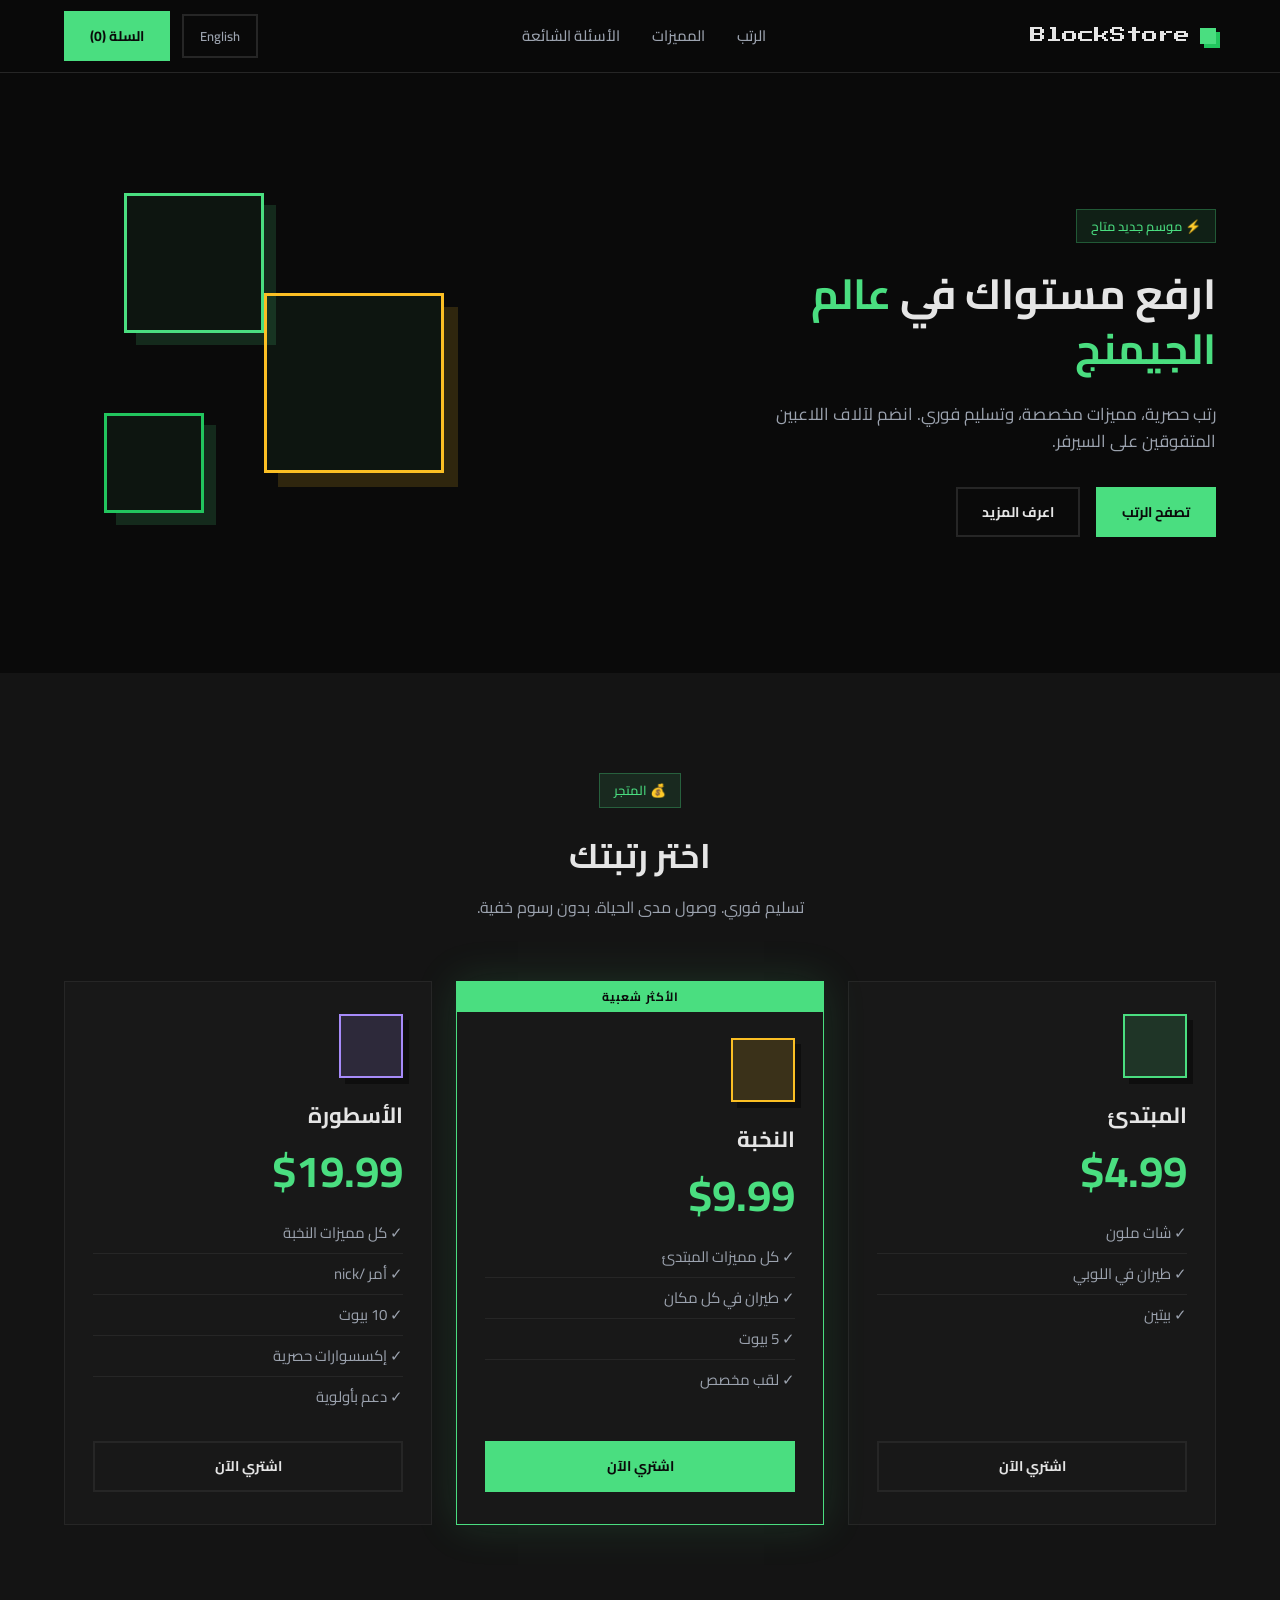
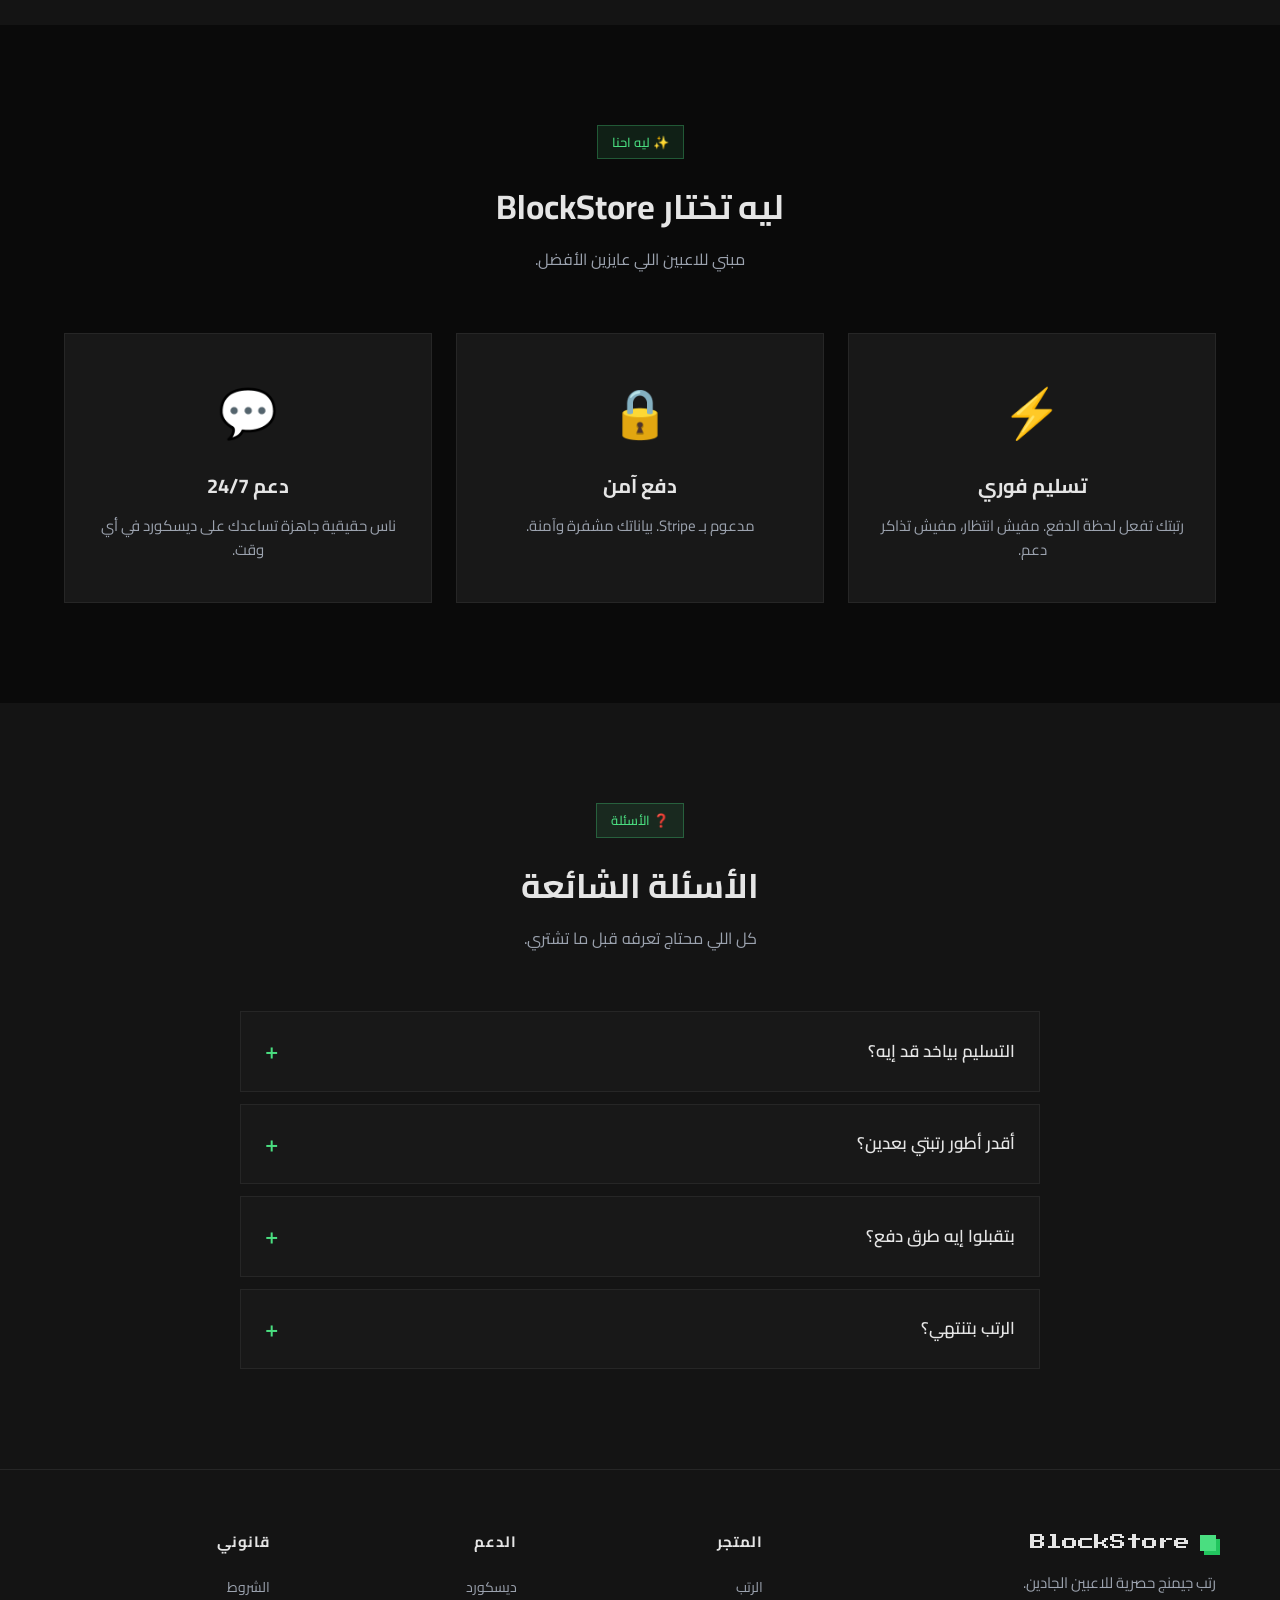
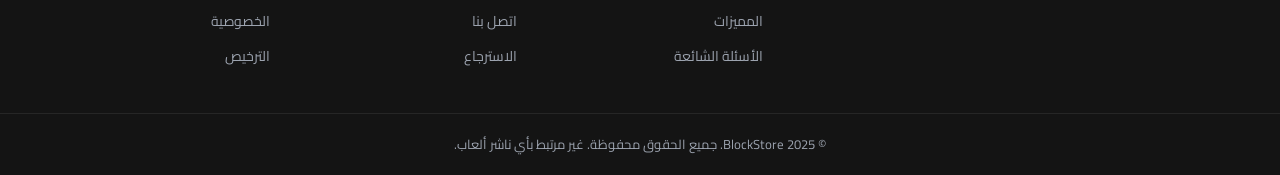
<file: BlockStore-Theme-v1.0.zip/index.html>
<!DOCTYPE html>
<html lang="ar" dir="rtl" translate="no">
<head>
    <meta charset="UTF-8">
    <meta name="viewport" content="width=device-width, initial-scale=1.0">
    <meta name="google" content="notranslate">
    <title>BlockStore — Premium Gaming Ranks</title>

    <link rel="preconnect" href="https://fonts.googleapis.com">
    <link rel="preconnect" href="https://fonts.gstatic.com" crossorigin>
    <link href="https://fonts.googleapis.com/css2?family=Press+Start+2P&family=Inter:wght@400;500;700&family=Cairo:wght@400;500;700&display=swap" rel="stylesheet">

    <link rel="stylesheet" href="css/style.css">
</head>
<body>

    <header class="header">
        <div class="container header-inner">
            <a href="#" class="logo">
                <span class="logo-block"></span>
                BlockStore
            </a>
            <nav class="nav">
                <a href="#ranks" data-i18n="nav_ranks">الرتب</a>
                <a href="#features" data-i18n="nav_features">المميزات</a>
                <a href="#faq" data-i18n="nav_faq">الأسئلة الشائعة</a>
            </nav>
            <div class="header-actions">
                <button class="lang-btn" id="langBtn" type="button">English</button>
                <a href="#" class="btn btn-primary" data-i18n="cart">السلة (0)</a>
            </div>
        </div>
    </header>

    <section class="hero">
        <div class="container hero-inner">
            <div class="hero-text">
                <span class="badge" data-i18n="hero_badge">⚡ موسم جديد متاح</span>
                <h1 data-i18n="hero_title">ارفع مستواك في <span class="accent">عالم الجيمنج</span></h1>
                <p data-i18n="hero_desc">رتب حصرية، مميزات مخصصة، وتسليم فوري. انضم لآلاف اللاعبين المتفوقين على السيرفر.</p>
                <div class="hero-actions">
                    <a href="#ranks" class="btn btn-primary" data-i18n="hero_btn1">تصفح الرتب</a>
                    <a href="#features" class="btn btn-ghost" data-i18n="hero_btn2">اعرف المزيد</a>
                </div>
            </div>
            <div class="hero-visual">
                <div class="block block-1"></div>
                <div class="block block-2"></div>
                <div class="block block-3"></div>
            </div>
        </div>
    </section>

    <section class="ranks" id="ranks">
        <div class="container">
            <div class="section-head">
                <span class="badge" data-i18n="shop_badge">💰 المتجر</span>
                <h2 data-i18n="shop_title">اختر رتبتك</h2>
                <p data-i18n="shop_desc">تسليم فوري. وصول مدى الحياة. بدون رسوم خفية.</p>
            </div>
            <div class="ranks-grid">

                <div class="rank-card">
                    <div class="rank-icon icon-green"></div>
                    <h3 data-i18n="rank1_name">المبتدئ</h3>
                    <div class="rank-price"><span>$4</span>.99</div>
                    <ul class="rank-perks">
                        <li data-i18n="rank1_p1">✓ شات ملون</li>
                        <li data-i18n="rank1_p2">✓ طيران في اللوبي</li>
                        <li data-i18n="rank1_p3">✓ بيتين</li>
                    </ul>
                    <a href="#" class="btn btn-ghost" data-i18n="buy">اشتري الآن</a>
                </div>

                <div class="rank-card featured">
                    <span class="ribbon" data-i18n="popular">الأكثر شعبية</span>
                    <div class="rank-icon icon-gold"></div>
                    <h3 data-i18n="rank2_name">النخبة</h3>
                    <div class="rank-price"><span>$9</span>.99</div>
                    <ul class="rank-perks">
                        <li data-i18n="rank2_p1">✓ كل مميزات المبتدئ</li>
                        <li data-i18n="rank2_p2">✓ طيران في كل مكان</li>
                        <li data-i18n="rank2_p3">✓ 5 بيوت</li>
                        <li data-i18n="rank2_p4">✓ لقب مخصص</li>
                    </ul>
                    <a href="#" class="btn btn-primary" data-i18n="buy">اشتري الآن</a>
                </div>

                <div class="rank-card">
                    <div class="rank-icon icon-purple"></div>
                    <h3 data-i18n="rank3_name">الأسطورة</h3>
                    <div class="rank-price"><span>$19</span>.99</div>
                    <ul class="rank-perks">
                        <li data-i18n="rank3_p1">✓ كل مميزات النخبة</li>
                        <li data-i18n="rank3_p2">✓ أمر /nick</li>
                        <li data-i18n="rank3_p3">✓ 10 بيوت</li>
                        <li data-i18n="rank3_p4">✓ إكسسوارات حصرية</li>
                        <li data-i18n="rank3_p5">✓ دعم بأولوية</li>
                    </ul>
                    <a href="#" class="btn btn-ghost" data-i18n="buy">اشتري الآن</a>
                </div>

            </div>
        </div>
    </section>

    <section class="features" id="features">
        <div class="container">
            <div class="section-head">
                <span class="badge" data-i18n="why_badge">✨ ليه احنا</span>
                <h2 data-i18n="why_title">ليه تختار BlockStore</h2>
                <p data-i18n="why_desc">مبني للاعبين اللي عايزين الأفضل.</p>
            </div>
            <div class="features-grid">

                <div class="feature-card">
                    <div class="feature-icon">⚡</div>
                    <h3 data-i18n="feat1_title">تسليم فوري</h3>
                    <p data-i18n="feat1_desc">رتبتك تفعل لحظة الدفع. مفيش انتظار، مفيش تذاكر دعم.</p>
                </div>

                <div class="feature-card">
                    <div class="feature-icon">🔒</div>
                    <h3 data-i18n="feat2_title">دفع آمن</h3>
                    <p data-i18n="feat2_desc">مدعوم بـ Stripe. بياناتك مشفرة وآمنة.</p>
                </div>

                <div class="feature-card">
                    <div class="feature-icon">💬</div>
                    <h3 data-i18n="feat3_title">دعم 24/7</h3>
                    <p data-i18n="feat3_desc">ناس حقيقية جاهزة تساعدك على ديسكورد في أي وقت.</p>
                </div>

            </div>
        </div>
    </section>

    <section class="faq" id="faq">
        <div class="container">
            <div class="section-head">
                <span class="badge" data-i18n="faq_badge">❓ الأسئلة</span>
                <h2 data-i18n="faq_title">الأسئلة الشائعة</h2>
                <p data-i18n="faq_desc">كل اللي محتاج تعرفه قبل ما تشتري.</p>
            </div>
            <div class="faq-list">

                <details class="faq-item">
                    <summary data-i18n="faq1_q">التسليم بياخد قد إيه؟</summary>
                    <p data-i18n="faq1_a">فوري. بمجرد تأكيد الدفع، الرتبة بتتفعل على حسابك تلقائياً.</p>
                </details>

                <details class="faq-item">
                    <summary data-i18n="faq2_q">أقدر أطور رتبتي بعدين؟</summary>
                    <p data-i18n="faq2_a">أيوة. بتدفع الفرق بس بين الرتبتين. ومميزاتك القديمة بتفضل معاك.</p>
                </details>

                <details class="faq-item">
                    <summary data-i18n="faq3_q">بتقبلوا إيه طرق دفع؟</summary>
                    <p data-i18n="faq3_a">بطاقات ائتمان، PayPal، فوري، ومحافظ إلكترونية (فودافون كاش، اتصالات كاش، أورنج كاش). كل المدفوعات مشفرة.</p>
                </details>

                <details class="faq-item">
                    <summary data-i18n="faq4_q">الرتب بتنتهي؟</summary>
                    <p data-i18n="faq4_a">أبداً. كل الرتب مدى الحياة ومش بتنتهي، حتى لو سبت السيرفر.</p>
                </details>

            </div>
        </div>
    </section>

    <footer class="footer">
        <div class="container footer-inner">

            <div class="footer-brand">
                <a href="#" class="logo">
                    <span class="logo-block"></span>
                    BlockStore
                </a>
                <p data-i18n="footer_tagline">رتب جيمنج حصرية للاعبين الجادين.</p>
            </div>

            <div class="footer-col">
                <h4 data-i18n="footer_shop">المتجر</h4>
                <a href="#ranks" data-i18n="nav_ranks">الرتب</a>
                <a href="#features" data-i18n="nav_features">المميزات</a>
                <a href="#faq" data-i18n="nav_faq">الأسئلة الشائعة</a>
            </div>

            <div class="footer-col">
                <h4 data-i18n="footer_support">الدعم</h4>
                <a href="#" data-i18n="footer_discord">ديسكورد</a>
                <a href="#" data-i18n="footer_contact">اتصل بنا</a>
                <a href="#" data-i18n="footer_refunds">الاسترجاع</a>
            </div>

            <div class="footer-col">
                <h4 data-i18n="footer_legal">قانوني</h4>
                <a href="#" data-i18n="footer_terms">الشروط</a>
                <a href="#" data-i18n="footer_privacy">الخصوصية</a>
                <a href="#" data-i18n="footer_license">الترخيص</a>
            </div>

        </div>
        <div class="footer-bottom">
            <div class="container">
                <p data-i18n="footer_copy">© 2025 BlockStore. جميع الحقوق محفوظة. غير مرتبط بأي ناشر ألعاب.</p>
            </div>
        </div>
    </footer>

    <div class="modal-overlay" id="paymentModal">
        <div class="modal">
            <button class="modal-close" id="modalClose" type="button">×</button>

            <div class="modal-head">
                <h3 data-i18n="pay_title">أكمل الدفع</h3>
                <p data-i18n="pay_desc">اختار طريقة الدفع المفضلة</p>
            </div>

            <div class="pay-methods">

                <button class="pay-method" type="button">
                    <span class="pay-icon">💳</span>
                    <span class="pay-name" data-i18n="pay_card">بطاقة ائتمان / خصم</span>
                </button>

                <button class="pay-method" type="button">
                    <span class="pay-icon">🅿️</span>
                    <span class="pay-name" data-i18n="pay_paypal">PayPal</span>
                </button>

                <button class="pay-method" type="button">
                    <span class="pay-icon">🧾</span>
                    <span class="pay-name" data-i18n="pay_fawry">فوري</span>
                </button>

                <button class="pay-method" type="button">
                    <span class="pay-icon">📱</span>
                    <span class="pay-name" data-i18n="pay_wallet">محفظة إلكترونية</span>
                </button>

                <button class="pay-method" type="button">
                    <span class="pay-icon">🍎</span>
                    <span class="pay-name" data-i18n="pay_apple">Apple Pay</span>
                </button>

            </div>

            <p class="modal-foot" data-i18n="pay_secure">🔒 كل المدفوعات آمنة ومشفرة.</p>
        </div>
    </div>

    <script src="js/main.js"></script>
</body>
</html>
</file>
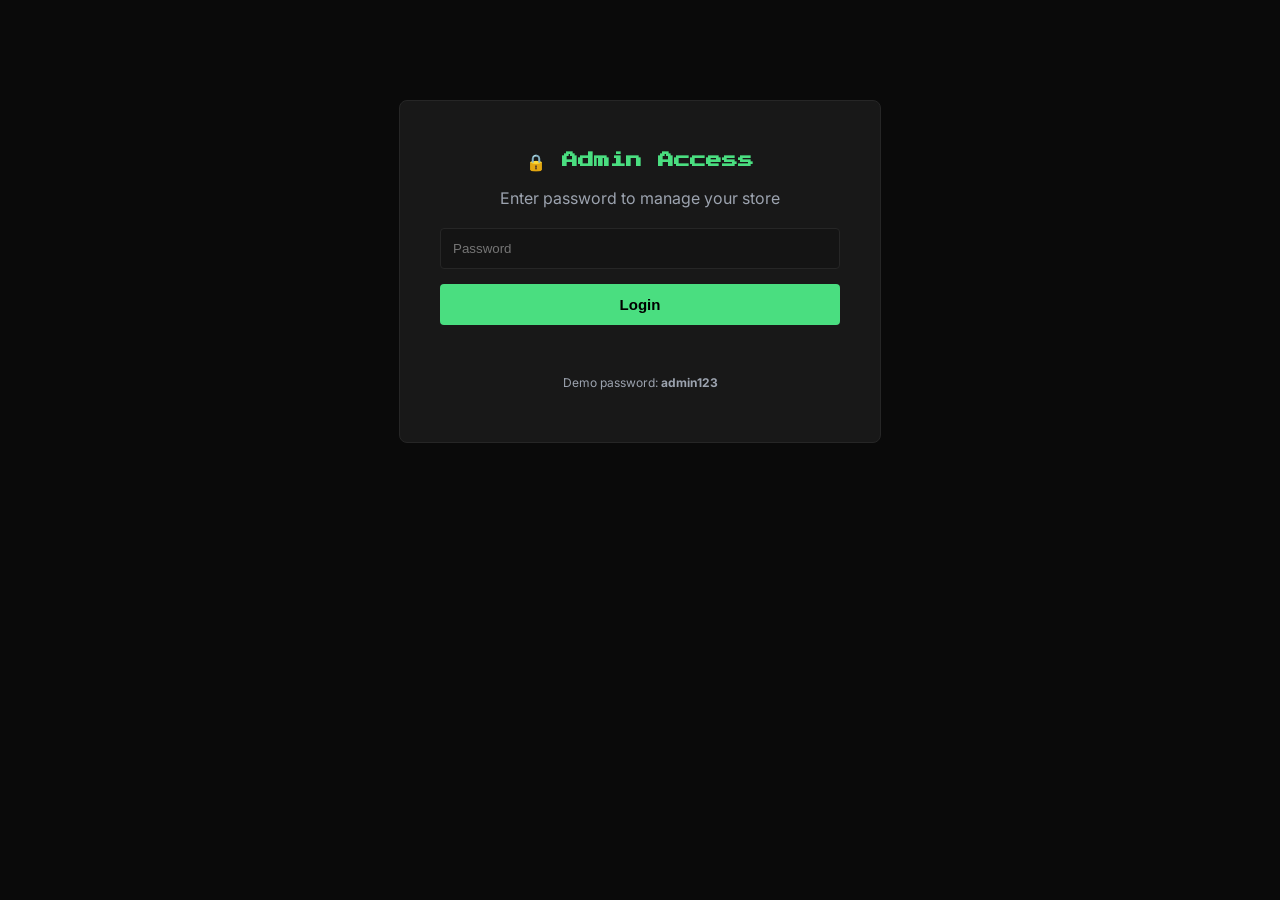
<file: BlockStore-Theme-v1.0.zip/admin.html>
<!DOCTYPE html>
<html lang="en" dir="ltr">
<head>
    <meta charset="UTF-8">
    <meta name="viewport" content="width=device-width, initial-scale=1.0">
    <title>BlockStore — Admin Panel</title>
    <link rel="preconnect" href="https://fonts.googleapis.com">
    <link rel="preconnect" href="https://fonts.gstatic.com" crossorigin>
    <link href="https://fonts.googleapis.com/css2?family=Press+Start+2P&family=Inter:wght@400;500;700&display=swap" rel="stylesheet">
    
    <style>
        /* ستايل مخصوص للأدمن عشان نضمن إنه شغال 100% */
        body {
            background-color: #0a0a0a;
            color: #e5e5e5;
            font-family: 'Inter', sans-serif;
            margin: 0;
            padding: 0;
        }
        .admin-container {
            max-width: 900px;
            margin: 0 auto;
            padding: 40px 20px;
        }
        .admin-header {
            display: flex;
            justify-content: space-between;
            align-items: center;
            margin-bottom: 40px;
            border-bottom: 1px solid #262626;
            padding-bottom: 20px;
        }
        .admin-header h1 {
            font-family: 'Press Start 2P', monospace;
            font-size: 20px;
            color: #4ade80;
            margin: 0;
        }
        .admin-card {
            background: #181818;
            border: 1px solid #262626;
            padding: 30px;
            margin-bottom: 20px;
            border-radius: 6px;
        }
        .admin-card-header {
            display: flex;
            justify-content: space-between;
            align-items: center;
            margin-bottom: 20px;
        }
        .admin-card h2 {
            color: #fff;
            font-size: 18px;
            margin: 0;
        }
        .form-group {
            margin-bottom: 15px;
        }
        .form-group label {
            display: block;
            margin-bottom: 5px;
            color: #9ca3af;
            font-size: 14px;
            font-weight: 500;
        }
        .form-group input, .form-group textarea {
            width: 100%;
            padding: 12px;
            background: #141414;
            border: 1px solid #262626;
            color: #fff;
            border-radius: 4px;
            box-sizing: border-box;
            font-family: inherit;
        }
        .form-group input:focus, .form-group textarea:focus {
            outline: none;
            border-color: #4ade80;
        }
        .form-group textarea {
            height: 120px;
            resize: vertical;
        }
        .btn-save {
            background: #4ade80;
            color: #000;
            border: none;
            padding: 12px 24px;
            font-weight: bold;
            cursor: pointer;
            font-size: 15px;
            border-radius: 4px;
            transition: 0.2s;
        }
        .btn-save:hover { background: #22c55e; }
        .btn-delete {
            background: transparent;
            color: #ef4444;
            border: 1px solid #ef4444;
            padding: 6px 12px;
            cursor: pointer;
            font-size: 13px;
            border-radius: 4px;
        }
        .btn-delete:hover { background: #ef4444; color: #fff; }
        .login-box {
            text-align: center;
            margin-top: 100px;
            background: #181818;
            padding: 40px;
            border-radius: 8px;
            border: 1px solid #262626;
            max-width: 400px;
            margin-left: auto;
            margin-right: auto;
        }
        .login-box h1 {
            font-family: 'Press Start 2P', monospace; 
            color: #4ade80;
            font-size: 16px;
        }
        .login-box input {
            padding: 12px;
            width: 100%;
            margin-bottom: 15px;
            background: #141414;
            border: 1px solid #262626;
            color: #fff;
            border-radius: 4px;
            box-sizing: border-box;
        }
        .login-box button {
            width: 100%;
        }
        .toast {
            position: fixed;
            bottom: 20px;
            left: 50%;
            transform: translateX(-50%);
            background: #4ade80;
            color: #000;
            padding: 12px 24px;
            border-radius: 4px;
            font-weight: bold;
            display: none;
        }
    </style>
</head>
<body>

    <!-- شاشة الباسورد -->
    <div id="adminLogin" class="login-box">
        <h1>🔒 Admin Access</h1>
        <p style="color: #9ca3af; margin-bottom: 20px;">Enter password to manage your store</p>
        <input type="password" id="adminPass" placeholder="Password">
        <button class="btn-save" id="loginBtn">Login</button>
        <p id="loginError" style="color: #ef4444; margin-top: 10px; min-height: 20px;"></p>
        <p style="color: #9ca3af; font-size: 12px; margin-top: 20px;">Demo password: <strong>admin123</strong></p>
    </div>

    <!-- لوحة التحكم -->
    <div id="adminPanel" style="display:none;">
        <div class="admin-container">
            <div class="admin-header">
                <h1>Admin Panel</h1>
                <a href="index.html" style="color: #4ade80; text-decoration: none; font-weight: bold;">← View Site</a>
            </div>

            <div id="ranksEditor"></div>

            <div style="margin-top: 30px; display: flex; gap: 15px;">
                <button class="btn-save" id="saveBtn">💾 Save Changes</button>
                <button class="btn-save" id="addRankBtn" style="background: #3b82f6; color: #fff;">+ Add New Rank</button>
                <button class="btn-save" id="resetBtn" style="background: #ef4444; color: #fff;">↺ Reset</button>
            </div>
        </div>
    </div>

    <div id="toast" class="toast">Changes Saved!</div>

    <script src="js/admin.js"></script>
</body>
</html>
</file>
<file: BlockStore-Theme-v1.0.zip/css/style.css>
:root {
    --bg: #0a0a0a;
    --bg-soft: #141414;
    --bg-card: #181818;
    --border: #262626;
    --text: #e5e5e5;
    --text-muted: #9ca3af;
    --accent: #4ade80;
    --accent-dark: #22c55e;
    --gold: #fbbf24;
    --purple: #a78bfa;
}

* {
    margin: 0;
    padding: 0;
    box-sizing: border-box;
}

html {
    scroll-behavior: smooth;
}

body {
    font-family: 'Inter', sans-serif;
    background-color: var(--bg);
    color: var(--text);
    line-height: 1.6;
    overflow-x: hidden;
}

html[dir="rtl"] body {
    font-family: 'Cairo', sans-serif;
}

a {
    text-decoration: none;
    color: inherit;
}

.container {
    max-width: 1200px;
    margin: 0 auto;
    padding: 0 24px;
}

/* ===== الأزرار ===== */
.btn {
    display: inline-block;
    padding: 12px 24px;
    font-family: 'Press Start 2P', monospace;
    font-size: 11px;
    letter-spacing: 1px;
    border: 2px solid transparent;
    cursor: pointer;
    transition: all 0.2s ease;
    text-transform: uppercase;
    text-align: center;
}

html[dir="rtl"] .btn {
    font-family: 'Cairo', sans-serif;
    font-weight: 700;
    font-size: 14px;
    letter-spacing: 0;
}

.btn-primary {
    background-color: var(--accent);
    color: #0a0a0a;
    border-color: var(--accent);
}

.btn-primary:hover {
    background-color: var(--accent-dark);
    border-color: var(--accent-dark);
    transform: translateY(-2px);
    box-shadow: 0 8px 20px rgba(74, 222, 128, 0.3);
}

.btn-ghost {
    background-color: transparent;
    color: var(--text);
    border-color: var(--border);
}

.btn-ghost:hover {
    border-color: var(--accent);
    color: var(--accent);
}

/* ===== الهيدر ===== */
.header {
    position: sticky;
    top: 0;
    z-index: 100;
    background-color: rgba(10, 10, 10, 0.85);
    backdrop-filter: blur(10px);
    border-bottom: 1px solid var(--border);
}

.header-inner {
    display: flex;
    align-items: center;
    justify-content: space-between;
    height: 72px;
    gap: 20px;
}

.logo {
    display: flex;
    align-items: center;
    gap: 10px;
    font-family: 'Press Start 2P', monospace;
    font-size: 16px;
    color: var(--text);
}

.logo-block {
    display: inline-block;
    width: 16px;
    height: 16px;
    background-color: var(--accent);
    box-shadow: 4px 4px 0 var(--accent-dark);
}

.nav {
    display: flex;
    gap: 32px;
}

.nav a {
    font-size: 15px;
    font-weight: 500;
    color: var(--text-muted);
    transition: color 0.2s;
}

.nav a:hover {
    color: var(--accent);
}

.header-actions {
    display: flex;
    align-items: center;
    gap: 12px;
}

.lang-btn {
    background: transparent;
    border: 2px solid var(--border);
    color: var(--text-muted);
    padding: 8px 16px;
    font-family: inherit;
    font-size: 13px;
    font-weight: 600;
    cursor: pointer;
    transition: all 0.2s;
}

.lang-btn:hover {
    border-color: var(--accent);
    color: var(--accent);
}

/* ===== الهيرو ===== */
.hero {
    padding: 100px 0;
    position: relative;
    overflow: hidden;
}

.hero-inner {
    display: grid;
    grid-template-columns: 1fr 1fr;
    gap: 60px;
    align-items: center;
}

.badge {
    display: inline-block;
    padding: 6px 14px;
    background-color: rgba(74, 222, 128, 0.1);
    border: 1px solid rgba(74, 222, 128, 0.3);
    color: var(--accent);
    font-size: 13px;
    font-weight: 500;
    margin-bottom: 24px;
}

.hero h1 {
    font-family: 'Press Start 2P', monospace;
    font-size: 40px;
    line-height: 1.4;
    margin-bottom: 24px;
    color: var(--text);
}

html[dir="rtl"] .hero h1 {
    font-family: 'Cairo', sans-serif;
    font-weight: 700;
    font-size: 42px;
    line-height: 1.3;
}

.hero h1 .accent {
    color: var(--accent);
}

.hero p {
    font-size: 17px;
    color: var(--text-muted);
    margin-bottom: 32px;
    max-width: 480px;
}

.hero-actions {
    display: flex;
    gap: 16px;
    flex-wrap: wrap;
}

/* ===== البلوكات ===== */
.hero-visual {
    position: relative;
    height: 400px;
    display: flex;
    align-items: center;
    justify-content: center;
}

.block {
    position: absolute;
    width: 140px;
    height: 140px;
    border: 3px solid var(--accent);
    background-color: rgba(74, 222, 128, 0.05);
    box-shadow: 12px 12px 0 rgba(74, 222, 128, 0.15);
    animation: float 6s ease-in-out infinite;
}

.block-1 {
    top: 20px;
    left: 60px;
    animation-delay: 0s;
}

.block-2 {
    top: 120px;
    left: 200px;
    width: 180px;
    height: 180px;
    border-color: var(--gold);
    box-shadow: 14px 14px 0 rgba(251, 191, 36, 0.15);
    animation-delay: 1.5s;
}

.block-3 {
    top: 240px;
    left: 40px;
    width: 100px;
    height: 100px;
    border-color: var(--accent-dark);
    animation-delay: 3s;
}

@keyframes float {
    0%, 100% { transform: translateY(0); }
    50% { transform: translateY(-20px); }
}

/* ===== عناوين السكشنات ===== */
.section-head {
    text-align: center;
    margin-bottom: 60px;
}

.section-head h2 {
    font-family: 'Press Start 2P', monospace;
    font-size: 28px;
    line-height: 1.4;
    margin-bottom: 16px;
}

html[dir="rtl"] .section-head h2 {
    font-family: 'Cairo', sans-serif;
    font-weight: 700;
    font-size: 34px;
}

.section-head p {
    color: var(--text-muted);
    font-size: 16px;
}

/* ===== سكشن الرتب ===== */
.ranks {
    padding: 100px 0;
    background-color: var(--bg-soft);
}

.ranks-grid {
    display: grid;
    grid-template-columns: repeat(3, 1fr);
    gap: 24px;
}

.rank-card {
    background-color: var(--bg-card);
    border: 1px solid var(--border);
    padding: 32px 28px;
    position: relative;
    transition: all 0.3s;
    display: flex;
    flex-direction: column;
}

.rank-card:hover {
    border-color: var(--accent);
    transform: translateY(-6px);
    box-shadow: 0 20px 40px rgba(0, 0, 0, 0.4);
}

.rank-card.featured {
    border-color: var(--accent);
    box-shadow: 0 0 40px rgba(74, 222, 128, 0.15);
}

.ribbon {
    position: absolute;
    top: -1px;
    left: -1px;
    right: -1px;
    background-color: var(--accent);
    color: #0a0a0a;
    text-align: center;
    font-size: 12px;
    font-weight: 700;
    padding: 6px;
    letter-spacing: 1px;
    text-transform: uppercase;
}

.featured .rank-icon {
    margin-top: 24px;
}

.rank-icon {
    width: 64px;
    height: 64px;
    margin-bottom: 20px;
    border: 2px solid;
    box-shadow: 6px 6px 0 rgba(0, 0, 0, 0.4);
}

.icon-green { background: rgba(74, 222, 128, 0.15); border-color: var(--accent); }
.icon-gold { background: rgba(251, 191, 36, 0.15); border-color: var(--gold); }
.icon-purple { background: rgba(167, 139, 250, 0.15); border-color: var(--purple); }

.rank-card h3 {
    font-family: 'Press Start 2P', monospace;
    font-size: 16px;
    margin-bottom: 16px;
}

html[dir="rtl"] .rank-card h3 {
    font-family: 'Cairo', sans-serif;
    font-weight: 700;
    font-size: 22px;
}

.rank-price {
    font-size: 44px;
    font-weight: 700;
    color: var(--accent);
    margin-bottom: 20px;
    line-height: 1;
}

.rank-price span {
    font-size: 44px;
}

.rank-perks {
    list-style: none;
    margin-bottom: 24px;
    flex-grow: 1;
}

.rank-perks li {
    padding: 8px 0;
    color: var(--text-muted);
    font-size: 15px;
    border-bottom: 1px solid var(--border);
}

.rank-perks li:last-child { border-bottom: none; }

/* ===== المميزات ===== */
.features {
    padding: 100px 0;
}

.features-grid {
    display: grid;
    grid-template-columns: repeat(3, 1fr);
    gap: 24px;
}

.feature-card {
    background-color: var(--bg-card);
    border: 1px solid var(--border);
    padding: 40px 28px;
    text-align: center;
    transition: all 0.3s;
}

.feature-card:hover {
    border-color: var(--accent);
    transform: translateY(-6px);
}

.feature-icon {
    font-size: 48px;
    margin-bottom: 20px;
}

.feature-card h3 {
    font-size: 20px;
    margin-bottom: 12px;
    font-weight: 700;
}

.feature-card p {
    color: var(--text-muted);
    font-size: 15px;
}

/* ===== الأسئلة الشائعة ===== */
.faq {
    padding: 100px 0;
    background-color: var(--bg-soft);
}

.faq-list {
    max-width: 800px;
    margin: 0 auto;
    display: flex;
    flex-direction: column;
    gap: 12px;
}

.faq-item {
    background-color: var(--bg-card);
    border: 1px solid var(--border);
    transition: border-color 0.2s;
}

.faq-item[open] {
    border-color: var(--accent);
}

.faq-item summary {
    padding: 20px 24px;
    cursor: pointer;
    font-size: 17px;
    font-weight: 600;
    list-style: none;
    display: flex;
    justify-content: space-between;
    align-items: center;
}

.faq-item summary::-webkit-details-marker { display: none; }

.faq-item summary::after {
    content: '+';
    font-size: 24px;
    color: var(--accent);
    transition: transform 0.2s;
}

.faq-item[open] summary::after {
    transform: rotate(45deg);
}

.faq-item p {
    padding: 0 24px 20px;
    color: var(--text-muted);
    font-size: 15px;
}

/* ===== الفوتر ===== */
.footer {
    background-color: var(--bg-soft);
    border-top: 1px solid var(--border);
    padding-top: 60px;
}

.footer-inner {
    display: grid;
    grid-template-columns: 2fr 1fr 1fr 1fr;
    gap: 40px;
    padding-bottom: 40px;
}

.footer-brand .logo {
    margin-bottom: 16px;
}

.footer-brand p {
    color: var(--text-muted);
    font-size: 15px;
    max-width: 280px;
}

.footer-col h4 {
    font-size: 15px;
    margin-bottom: 16px;
    color: var(--text);
    text-transform: uppercase;
    letter-spacing: 1px;
}

.footer-col a {
    display: block;
    color: var(--text-muted);
    font-size: 14px;
    padding: 6px 0;
    transition: color 0.2s;
}

.footer-col a:hover {
    color: var(--accent);
}

.footer-bottom {
    border-top: 1px solid var(--border);
    padding: 20px 0;
    text-align: center;
}

.footer-bottom p {
    color: var(--text-muted);
    font-size: 13px;
}

/* ===== Modal الدفع ===== */
.modal-overlay {
    position: fixed;
    inset: 0;
    background-color: rgba(0, 0, 0, 0.8);
    backdrop-filter: blur(6px);
    display: none;
    align-items: center;
    justify-content: center;
    z-index: 999;
    padding: 20px;
}

.modal-overlay.active {
    display: flex;
}

.modal {
    background-color: var(--bg-card);
    border: 1px solid var(--border);
    max-width: 480px;
    width: 100%;
    padding: 32px;
    position: relative;
    animation: modalIn 0.3s ease;
}

@keyframes modalIn {
    from { opacity: 0; transform: translateY(20px) scale(0.95); }
    to { opacity: 1; transform: translateY(0) scale(1); }
}

.modal-close {
    position: absolute;
    top: 12px;
    right: 16px;
    background: none;
    border: none;
    color: var(--text-muted);
    font-size: 28px;
    cursor: pointer;
    line-height: 1;
    transition: color 0.2s;
}

html[dir="rtl"] .modal-close {
    right: auto;
    left: 16px;
}

.modal-close:hover {
    color: var(--accent);
}

.modal-head {
    text-align: center;
    margin-bottom: 28px;
}

.modal-head h3 {
    font-family: 'Press Start 2P', monospace;
    font-size: 15px;
    margin-bottom: 12px;
    line-height: 1.5;
}

html[dir="rtl"] .modal-head h3 {
    font-family: 'Cairo', sans-serif;
    font-weight: 700;
    font-size: 22px;
}

.modal-head p {
    color: var(--text-muted);
    font-size: 14px;
}

.pay-methods {
    display: grid;
    gap: 12px;
    margin-bottom: 24px;
}

.pay-method {
    display: flex;
    align-items: center;
    gap: 14px;
    padding: 14px 18px;
    background-color: var(--bg-soft);
    border: 1px solid var(--border);
    color: var(--text);
    font-family: inherit;
    font-size: 15px;
    font-weight: 500;
    cursor: pointer;
    transition: all 0.2s;
    text-align: start;
}

.pay-method:hover {
    border-color: var(--accent);
    background-color: rgba(74, 222, 128, 0.05);
}

.pay-icon {
    font-size: 22px;
}

.modal-foot {
    text-align: center;
    font-size: 13px;
    color: var(--text-muted);
}

/* ===== الموبايل ===== */
@media (max-width: 900px) {
    .hero-inner {
        grid-template-columns: 1fr;
        gap: 40px;
    }

    .hero h1 { font-size: 24px; }
    html[dir="rtl"] .hero h1 { font-size: 28px; }

    .hero-visual { height: 300px; }

    .block { transform: scale(0.8); }

    .nav { display: none; }

    .ranks-grid,
    .features-grid {
        grid-template-columns: 1fr;
    }

    .footer-inner {
        grid-template-columns: 1fr 1fr;
    }

    .section-head h2 { font-size: 20px; }
    html[dir="rtl"] .section-head h2 { font-size: 26px; }
}

@media (max-width: 500px) {
    .footer-inner {
        grid-template-columns: 1fr;
    }

    .header-inner {
        gap: 10px;
    }

    .lang-btn { padding: 6px 10px; font-size: 12px; }
    .btn { padding: 10px 16px; font-size: 10px; }
    html[dir="rtl"] .btn { font-size: 13px; }
}

/* ===== تحسينات للغة العربية ===== */
html[dir="rtl"] .rank-perks li {
    direction: rtl;
    text-align: right;
}

html[dir="rtl"] .footer-col a {
    direction: rtl;
    text-align: right;
}

html[dir="rtl"] .faq-item summary {
    direction: rtl;
    text-align: right;
}

html[dir="rtl"] .faq-item p {
    direction: rtl;
    text-align: right;
}

html[dir="rtl"] .feature-card {
    direction: rtl;
}
</file>
